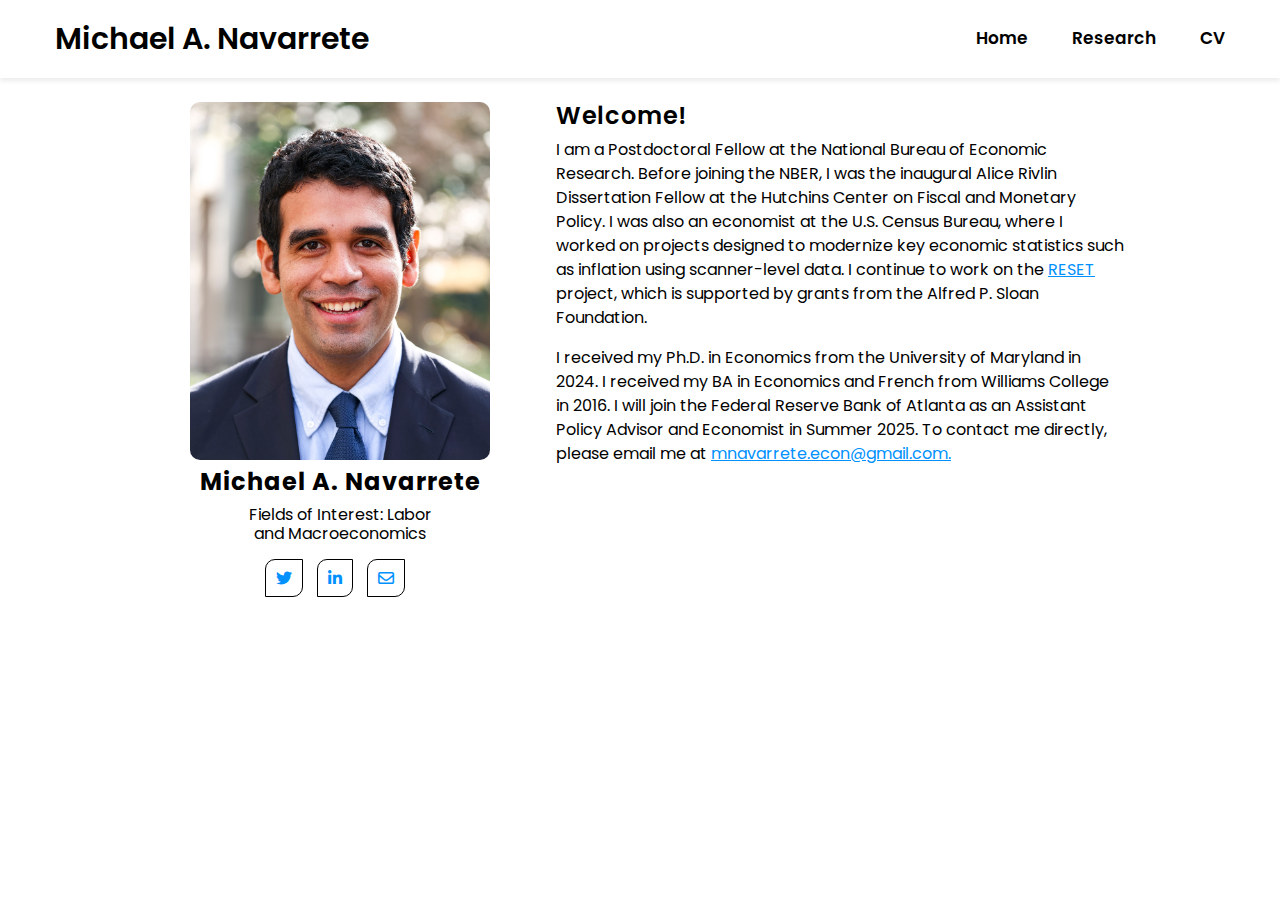
<file: index.html>
<!DOCTYPE html>
<html lang="en">
<head>
   <title>Michael A. Navarrete</title>
  <meta charset="utf-8">
  <meta name="viewport" content="width=device-width, initial-scale=1">
  <!-- tab icon -->
  <link rel="icon" type="image/x-icon" href="assets/files/favicon.ico">
  <!-- bootstrap css -->
  <link href="https://cdn.jsdelivr.net/npm/bootstrap@5.2.3/dist/css/bootstrap.min.css" rel="stylesheet">
  <!-- icon css -->
  <link rel="stylesheet" href="https://cdnjs.cloudflare.com/ajax/libs/font-awesome/6.4.0/css/all.min.css"/>
   <!-- main css -->
  <link rel="stylesheet" href="assets/css/style.css">
</head>
<body>

 <header class="header">
    <div class="container_header">
        <div class="inner_container items-middle space-between">
            <div class="logo">
               <a href="index.html">Michael A. Navarrete</a>
            </div>
            <button type="button" class="nav-toggler">
               <span></span>
            </button>
            <nav class="nav">
               <ul class="pt-3">
                  <li><a href="index.html" class="active">home</a></li>
                  <li><a href="research.html">research</a></li>
                  <li><a href="assets/files/CV_Navarrete.pdf">CV</a></li>
               </ul>
            </nav>
        </div>
    </div>
 </header>
 
 <section>
 <div class="bio_section mt-4">
   <div class="container">
      <div class="row">
         <div class="col-md-4 offset-md-1">
           <div class="profile_content mb-4">
            <img src="assets/images/profile.jpg" alt="pic">
            <h4 class="my-2">Michael A. Navarrete</h4>
            <h6>Fields of Interest: Labor <br> and Macroeconomics</h6>
            <div class="social_icons mt-3">
                <a href="https://twitter.com/mnavarrete42"><i class="fa-brands fa-twitter"></i></a>
                <a href="https://www.linkedin.com/in/michael-navarrete-5b510748"><i class="fa-brands fa-linkedin-in"></i></a>
                <a href="mailto:navarrem@nber.org"><i class="fa-regular fa-envelope"></i></a>
            </div>
           </div>
         </div>
         <div class="col-md-6">
               <div class="biography px-1">
                   <h4>Welcome!</h4>
                  <p class="mt-1">I am a Postdoctoral Fellow at the National Bureau of Economic Research. Before joining the NBER, I was the inaugural Alice Rivlin Dissertation Fellow at the Hutchins Center on Fiscal and Monetary Policy. I was also an economist at the U.S. Census Bureau, where I worked on projects designed to modernize key economic statistics such as inflation using scanner-level data. I continue to work on the <a target="_blank" href="https://ebp-projects.isr.umich.edu/RESET/">RESET</a> project, which is supported by grants from the Alfred P. Sloan Foundation.</p>
                  <p>I received my Ph.D. in Economics from the University of Maryland in 2024. I received my BA in Economics and French from Williams College in 2016.
                  I will join the Federal Reserve Bank of Atlanta as an Assistant Policy Advisor and Economist in Summer 2025. To contact me directly, please email me at <a href="mailto:mnavarrete.econ@gmail.com">mnavarrete.econ@gmail.com.</a>
                     </p>
               </div>
         </div>
      </div>
   </div>
 </div>
 </section>
<script src="assets/js/script.js"></script>
</body>
</html>
</file>
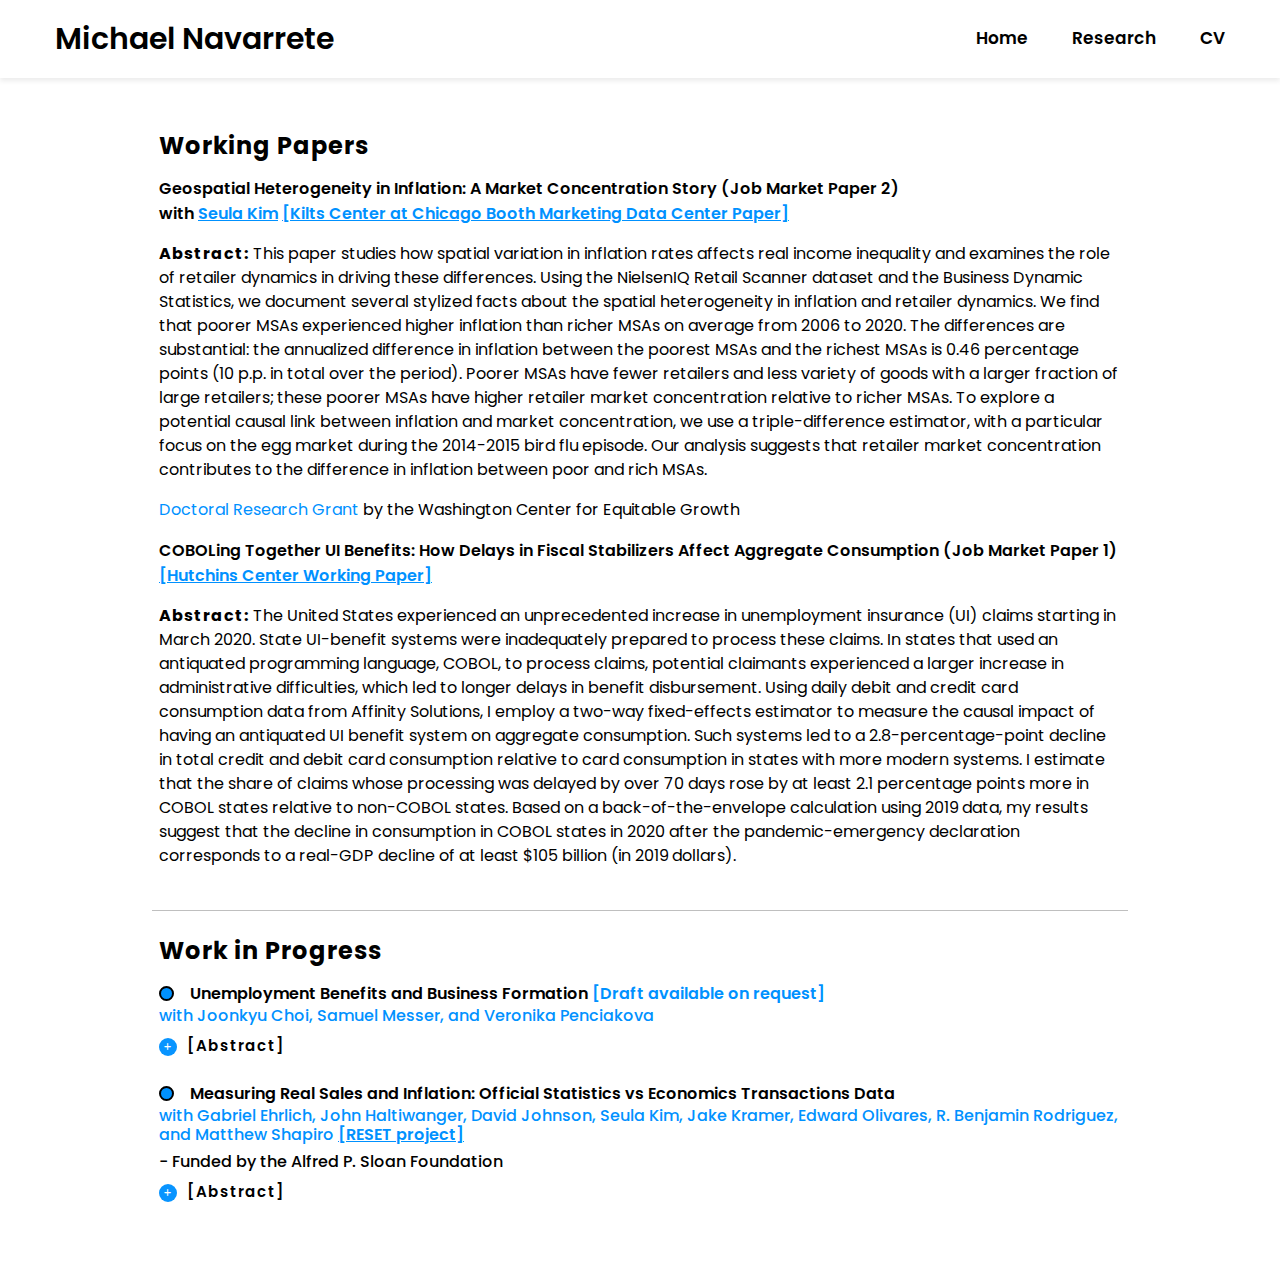
<file: research.html>
<!DOCTYPE html>
<html lang="en">
<head>
<title>Michael Navarrete</title>
<meta charset="utf-8" />
<meta name="viewport" content="width=device-width, initial-scale=1" />
<!-- bootstrap css -->
<link href="https://cdn.jsdelivr.net/npm/bootstrap@5.2.3/dist/css/bootstrap.min.css" rel="stylesheet" />
<!-- icon css -->
<link rel="stylesheet" href="https://cdnjs.cloudflare.com/ajax/libs/font-awesome/6.4.0/css/all.min.css" />
<!-- main css -->
<link rel="stylesheet" href="assets/css/style.css" />
</head>
<body>
<header class="header">
<div class="container_header">
<div class="inner_container items-middle space-between">
<div class="logo">
<a href="index.html">Michael Navarrete</a>
</div>
<button type="button" class="nav-toggler">
<span></span>
</button>
<nav class="nav">
<ul class="pt-3">
<li><a href="index.html" class="active">home</a></li>
<li><a href="research.html">research</a></li>
<li><a href="assets/files/CV_Navarrete.pdf">CV</a></li>
</ul>
</nav>
</div>
</div>
</header>

<section>
<div class="research_section mt-4">
<div class="container">
<div class="row">
<div class="col-md-10 offset-md-1">
<div class="research_content">
<h4>Working Papers</h4>
<h6 class="my-3">
Geospatial Heterogeneity in Inflation: A Market Concentration Story (Job Market Paper 2)
<p>with <a target="_blank" href="https://www.seulakim.com/">Seula Kim</a>
<a target="_blank" href="https://papers.ssrn.com/sol3/papers.cfm?abstract_id=5005118">[Kilts Center at Chicago Booth Marketing Data Center Paper]</a></p>
</h6>    
<p>
<span>Abstract:</span> This paper studies how spatial variation in inflation rates affects real income inequality and examines the role of retailer dynamics in driving these differences. Using the NielsenIQ Retail Scanner dataset and the Business Dynamic Statistics, we document several stylized facts about the spatial heterogeneity in inflation and retailer dynamics. We find that poorer MSAs experienced higher inflation than richer MSAs on average from 2006 to 2020. The differences are substantial: the annualized difference in inflation between the poorest MSAs and the richest MSAs is 0.46 percentage points (10 p.p. in total over the period). Poorer MSAs have fewer retailers and less variety of goods with a larger fraction of large retailers; these poorer MSAs have higher retailer market concentration relative to richer MSAs. To explore a potential causal link between inflation and market concentration, we use a triple-difference estimator, with a particular focus on the egg market during the 2014-2015 bird flu episode. Our analysis suggests that retailer market concentration contributes to the difference in inflation between poor and rich MSAs. 
</p>              
<a
target="_blank"
href="https://equitablegrowth.org/grants/geospatial-heterogeneity-in-inflation-a-market-concentration-story/"
>Doctoral Research Grant</a
>
by the Washington Center for Equitable Growth
</h6>


<h6 class="my-3">
COBOLing Together UI Benefits: How Delays in Fiscal Stabilizers Affect Aggregate Consumption (Job
Market Paper 1)
<a target="_blank" href="https://www.brookings.edu/wp-content/uploads/2024/09/WP98__Navarrete.pdf">[Hutchins Center Working Paper]</a>
</h6>
<p>
<span>Abstract:</span> The United States experienced an unprecedented increase in unemployment insurance (UI) claims starting in March 2020. State UI-benefit systems were inadequately prepared to process these claims. In states that used an antiquated programming language, COBOL, to process claims, potential claimants experienced a larger increase in administrative difficulties, which led to longer delays in benefit disbursement. Using daily debit and credit card consumption data from Affinity Solutions, I employ a two-way fixed-effects estimator to measure the causal impact of having an antiquated UI benefit system on aggregate consumption. Such systems led to a 2.8-percentage-point decline in total credit and debit card consumption relative to card consumption in states with more modern systems. I estimate that the share of claims whose processing was delayed by over 70 days rose by at least 2.1 percentage points more in COBOL states relative to non-COBOL states. 
Based on a back-of-the-envelope calculation using 2019 data, my results suggest that the decline in consumption in COBOL states in 2020 after the pandemic-emergency declaration corresponds to a real-GDP decline of at least $105 billion (in 2019 dollars). 
</p>

<!--
               <h6 class="my">
                 Why Don'Taxpayers Bunch at Kink Points?
                 <a target="_blank" href="https://papers.ssrn.com/sol3/papers.cfm?abstract_id=4219884">[Draft]</a>
                 <p>with <a target="_blank" href="http://www.andrewhmccallum.com">Andrew H. McCallum</a></p>
               </h6>

-->
<!-- First toggle Section -->
  <!--
<button
class="btn btn-primary d-flex align-items-center"
data-toggle="collapse"
data-target="#collapseSection0"
aria-expanded="false"
aria-controls="collapseSection0"
>
<i class="fas fa-plus"></i>
[Abstract]
</button>
  -->

<div class="collapse" id="collapseSection0">
<div class="card card-body">
<!-- toggle content 1 -->
<p>
We introduce a new theory and new estimation method for optimizing frictions with a piecewise
linear constraint. Allowing frictions to depend on observables, we estimate why agents do not
behave as standard frictionless models predict. Our methods are not limited to public finance and
apply to a general class of mixture models and any of the four possible piecewise linear
constraints, 1) slope increase (convex kink), 2) slope decrease (concave kink), 3) intercept
increase (convex notch), or 4) intercept decrease (concave notch). We demonstrate these methods in
three of these four settings. Individual income tax returns with a, 1) convex kink and, 2) concave
kink implied by the EITC. New Jersey real estate transfer taxes with a 3) convex notch. We
document which covariates account for a substantial share of optimizing frictions and provide
elasticity estimates that explicitly control for optimizing frictions.
</p>
</div>
</div>
</div>
</div>
</div>
<div class="row">
<div class="col-md-10 offset-md-1">
<hr />
<section>
<div class="working_pro_content my-3">
<h4>Work in Progress</h4>
<div class="work_pro_list mt-2 pb-3 ml-4">
<ul class="list-cstm-pro mt-3">
<li>
Unemployment Benefits and Business Formation
<span style="color: rgb(0, 145, 255)">[Draft available on request]</span>
<h6>
with <a target="_blank" href="https://sites.google.com/site/jooonkyuc/">Joonkyu Choi</a>,
Samuel Messer, and
<a target="_blank" href="https://vpenciak.weebly.com/">Veronika Penciakova</a>
</h6>
</li>

<!-- First Collapse Section -->
<button
class="btn btn-primary my-1 mb-4 d-flex align-items-center"
data-toggle="collapse"
data-target="#collapseSection1"
aria-expanded="false"
aria-controls="collapseSection1"
>
<i class="fas fa-plus"></i> [Abstract]
</button>

<div class="collapse" id="collapseSection1">
<div class="card card-body">
<p>
New business creation surged after the pandemic recession, but its causes are not well
understood. In this paper, we establish evidence for a positive impact of unemployment
insurance (UI) expansion on rising business formation. The expansion of UI benefits and
relaxation of work search requirement under the CARES Act provided unemployed potential
entrepreneurs with money and time. We exploit that the actual increase in UI payment per
unemployed varied across states partly due to whether states use an outdated technology,
COBOL, to process UI claims. We implement an instrumented difference-in-differences design and
estimate that a one percent increase in UI benefits led to a 0.22 percent increase in new
business applications, implying that more than half of the rise in business formation in 2020
can be attributed to the UI expansion.
</p>
</div>
</div>

<li>
Measuring Real Sales and Inflation: Official Statistics vs Economics Transactions Data
<h6>
with
<a target="_blank" href="https://sites.google.com/site/gabrielehrlich/home/">Gabriel Ehrlich</a>,
<a target="_blank" href="http://econweb.umd.edu/~haltiwan/">John Haltiwanger</a>,
<a target="_blank" href="https://micda.isr.umich.edu/people/david-s-johnson/">David Johnson</a>,
<a target="_blank" href="https://www.seulakim.com/">Seula Kim</a>, Jake Kramer,
<a target="_blank" href="https://sites.google.com/umd.edu/econ-jmc-edward-olivares/home-page">Edward Olivares</a>,
R. Benjamin Rodriguez, and
<a target="_blank" href="http://www-personal.umich.edu/~shapiro/">Matthew Shapiro </a>

<a
style="text-decoration: underline; font-weight: 600"
target="_blank"
href="https://ebp-projects.isr.umich.edu/RESET/"
>
[RESET project]
</a>
</h6>
<h6 style="color: black;">- Funded by the Alfred P. Sloan Foundation</h6>
</li>

<!-- Second Collapse Section -->
<button
class="btn btn-primary my-1 mb-4 d-flex align-items-center"
data-toggle="collapse"
data-target="#collapseSection2"
aria-expanded="false"
aria-controls="collapseSection2"
>
<i class="fas fa-plus"></i> [Abstract]
</button>

<div class="collapse" id="collapseSection2">
<div class="card card-body">
<p>
Businesses, individuals, and government policymakers rely on accurate and timely measurement of nominal sales, inflation, and real output, but current official statistics face challenges on a number of dimensions. First, these key indicators are derived from surveys conducted by multiple agencies with different time frames, yielding a complex integration process. Second, some of the source data needed for the statistics (e.g., expenditure weights) are only available with a considerable lag. Third, response rates are declining, especially for high-frequency surveys. Focusing on retail trade statistics, we document important discrepancies between official statistics and measures computed directly from item-level transactions data. The long lags in key components of the source data delay recognition of economic turning points and lead to out-of-date information on the composition of output. We provide external data sources to validate the transactions data when their nominal sales trends differ importantly from official statistics. We then conduct counterfactual exercises that replicate the methodology that official statistical agencies use with the transactions data in the construction of nominal sales indices. These counterfactual exercises produce similar results to the official statistics even when the official nominal sales and item-level transactions data exhibit different trends.
</p>
</div>
</div>
</ul>
</div>
</div>
</section>

<!-- js -->

<script src="https://code.jquery.com/jquery-3.3.1.slim.min.js"></script>
<script src="https://cdnjs.cloudflare.com/ajax/libs/popper.js/1.14.7/umd/popper.min.js"></script>
<script src="https://stackpath.bootstrapcdn.com/bootstrap/4.3.1/js/bootstrap.min.js"></script>


<!-- custom js -->
<script src="assets/js/script.js"></script>
</body>
</html>
</file>
<file: assets/css/style.css>
@import url('https://fonts.googleapis.com/css2?family=Poppins:wght@100;200;300;400;500;600;700;800;900&display=swap');
body{
	font-family: 'Poppins', sans-serif;
	background-color: #ffffff;
	color:#000000;
}
*{
	box-sizing: border-box;
	margin:0;
	padding:0;
}
ul{
	list-style: none;
}
a{
	text-decoration: none;
	color: rgb(0, 217, 255);
}
.container_header{
	max-width: 1200px;
	margin:auto;
}
.container{
	max-width: 1200px;
}
.inner_container{
	display: flex;
	flex-wrap: wrap;
}
.items-middle{
	align-items: center;
}
.space-between{
	justify-content: space-between;
}
/*header*/
.header{
	box-shadow: rgba(0, 0, 0, 0.08) 0px 3px 5px;
	
}

.header .logo,
.header .nav{
	padding:0 15px;
}
.header .logo a{
	font-size: 30px;
	color: #000000;
	font-weight: 600;
	text-transform: capitalize;
}

.header .nav ul li{
	display: inline-block;
	margin-left: 40px;
}
.header .nav ul li a{
	display: block;
	font-size: 17px;
	text-transform: capitalize;
	color: #000000;
	padding: 10px 0;
	font-weight: 600;
	transition: all 0.5s ease;
}

/* .header .nav ul li a:focus{
	color: #f3a93d;
} */

.header .nav ul li a:hover{
	color: #f3a93d;
}
.nav-toggler{
	height: 34px;
	width: 44px;
	background-color: #000000;
	border-radius: 4px;
	cursor: pointer;
	border:none;
	display: none;
	margin-right: 15px;
}
.nav-toggler:focus{
	outline: none;
	box-shadow: 0 0 15px rgba(255,255,255,0.5);
}
.nav-toggler span{
    height: 2px;
    width: 20px;
    background-color: #ffffff;
    display: block;
    margin:auto;
    position: relative;
    transition: all 0.3s ease;
}
.nav-toggler.active span{
	background-color: transparent;
}
.nav-toggler span::before,
.nav-toggler span::after{
	content: '';
	position: absolute;
	left:0;
	top:0;
	width: 100%;
	height: 100%;
	background-color: #ffffff;
	transition: all 0.3s ease;
}
.nav-toggler span::before{
	transform: translateY(-6px);
}
.nav-toggler.active span::before{
	transform: rotate(45deg);
}
.nav-toggler span::after{
	transform: translateY(6px);
}
.nav-toggler.active span::after{
	transform: rotate(135deg);
}
@media(max-width:991px){
   .nav-toggler{
   	display: block;
   }
   .header{
	padding: 12px 0;
}
.profile_content img{
	width: 50%;
	border-radius: 10px;
}

   .header .nav{
   	width: 100%;
   	padding:0;
   	max-height: 0px;
   	overflow: hidden;
   	visibility: hidden;
   	transition: all 0.5s ease;
   }
   .header .nav.open{
   	visibility: visible;
   }
   .header .nav ul{
   	padding:12px 15px 0;
   	margin-top: 12px;
	width: 100%;
   	border-top:1px solid rgba(255,255,255,0.2);
   }
   .header .nav ul li{
   	display: block;
   	margin:0;
   }
}
/*------------------------------------- bio section */
.profile_content{
	text-align: center;
	
}
.research_content h4, .biography h4, .working_pro_content h4{
	font-weight: 700;
	letter-spacing: 1px;
	/* border-bottom: 2px solid #f3a93d;
	display: inline-block;
	padding-bottom: 4px; */
}
.profile_content h4, p span{
	font-weight: 700;
	letter-spacing: 1px;
}
.profile_content h6{
	font-weight: 400;
}
.profile_content img{
	width: 80%;
	border-radius: 10px;
}
.social_icons i {
    padding: 10px;
    background: #fff;
    border-radius: 10px 0px 10px 0px;
	margin-right: 10px;
	color:rgb(0, 145, 255);
	transition: 0.3s;
	border:1px solid #000;
}
.social_icons i:hover{
   background: #2f3240;
	color: #fff;
	border:1px solid #f3a93d;

}
.biography h4{
	font-weight: 600;
	letter-spacing: 1px;
}
.biography p a{
	text-decoration: underline;
	color: rgb(0, 145, 255);
}
.research_content h6{
	font-weight: 600;
	line-height: 25px;
}
.research_content h6 a{
	color: rgb(0, 145, 255);
	 text-decoration: underline;
	 
}
.research_content, .working_pro_content{
	padding:10px 7px;
	margin-top: 20px;
}

ul.list-cstm-pro li {
	list-style: none;
	margin: 0px 0px 10px;
	position: relative;
	font-weight: 600;
  }
  
ul.list-cstm-pro li::before {
content: "";
width: 15px;
height: 15px;
background: rgb(0, 145, 255);
display: inline-block;
position: relative;
left: 0;
border-radius: 50%;
top: 2px;
margin-right: 12px;
border: 2px solid #000;
	
  }
  ol, ul {
    padding-left: 0rem;
}
ul.list-cstm-pro h6 {
    font-weight: 500;
    color:  rgb(0, 217, 255);
}
ul.list-cstm-pro h6, a {
    color: rgb(0, 145, 255);
}







/*--------------------------------------------------------------- research css */
/* toggle button */
.btn {
	background-color: transparent;
	border: none;
	color: rgb(0, 0, 0);
	box-shadow: none;
	outline: none !important;
	padding: 0;
	font-size: 15px;
	font-weight: 600;
    letter-spacing: 1px;
  }

  .btn:hover {
	background-color: transparent !important;
	color: rgb(0, 0, 0) !important;
	box-shadow: none !important;
  }

  .btn:focus {
	box-shadow: none !important;
  }
  i.fas.fa-plus,
  i.fas.fa-minus {
	font-size: 8px;
	padding: 5px;
	background: rgb(8 148 255);
	color: #fff;
	border-radius: 25px;
	margin-right: 10px;
  }








@media(max-width:667px){
	.profile_content img{
		width: 60%;
		border-radius: 10px;
	}
}
</file>
